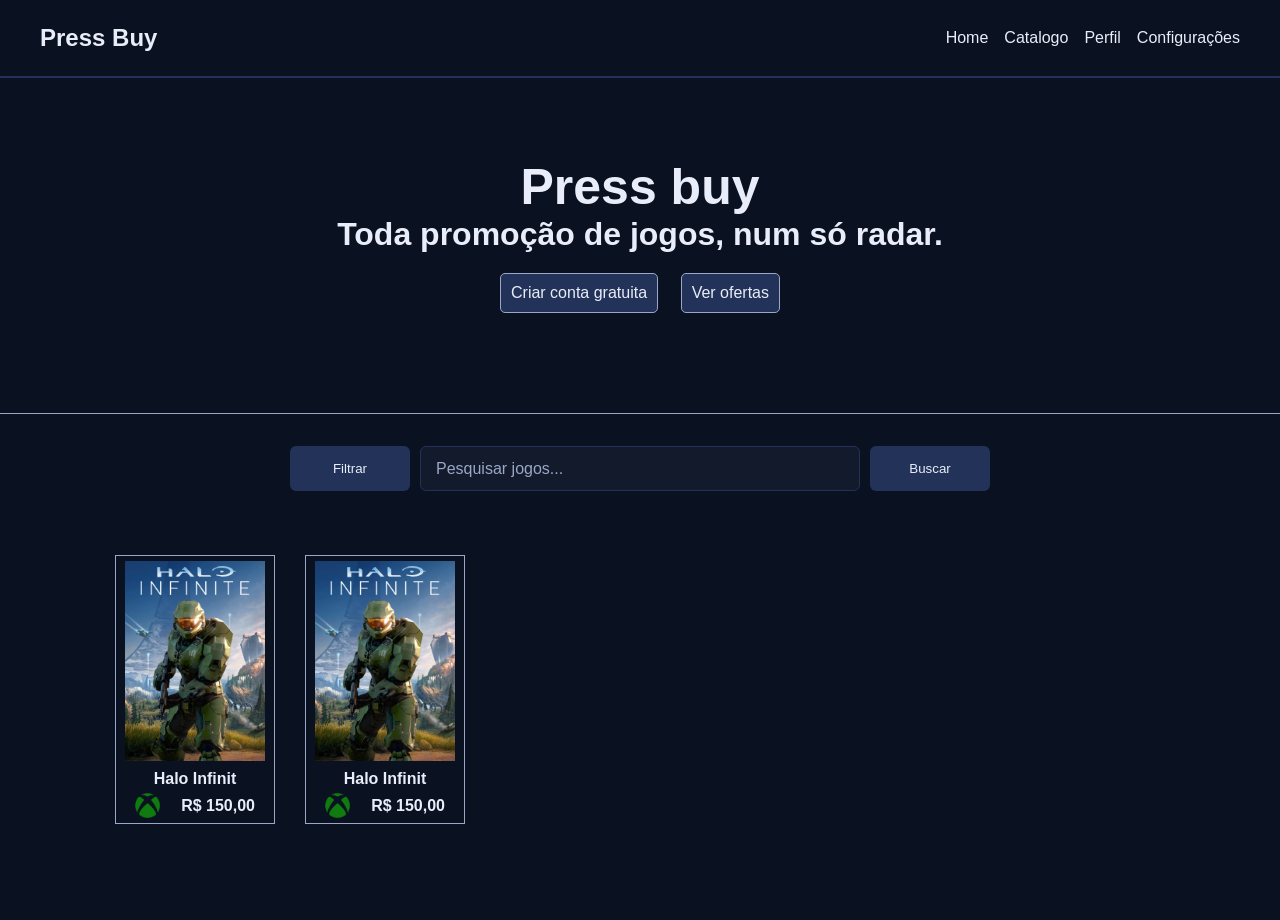
<file: index.html>
<!DOCTYPE html>
<html lang="en">
<head>
    <meta charset="UTF-8">
    <meta name="viewport" content="width=device-width, initial-scale=1.0">
    <link rel="stylesheet" href="css/style.css">
    <title>Press Buy</title>
</head>
<body>
    <!-- HEADER -->
    <header>
        <nav id="navbar">
            <div id="navbar-inner">
                <h2>Press Buy</h2>
                <ul id="navbar-links">
                    <li><a href="#">Home</a></li>
                    <li><a href="#">Catalogo</a></li>
                    <li><a href="#">Perfil</a></li>
                    <li><a href="#">Configurações</a></li>
                </ul>
            </div>
        </nav>
    </header>
    <!-- BANNER  -->
        <div class="banner">
            <h2>Press buy</h2>
            <h3>Toda promoção de jogos, num só radar.</h3>
            <div class="banner-btn">
                <a href="#" class="btn-criar">Criar conta gratuita</a>
                <a href="#" class="btn-oferta">Ver ofertas</a>
            </div>
        </div>


    <!-- MAIN -->
     <div class="container">

        <aside id="search-bar">
            <form>
                <input type="submit" value="Filtrar">
                <input type="text" placeholder="Pesquisar jogos...">
                <input type="submit" value="Buscar">
                
            </form>
        </aside>

        <main id="cards-container">
            <!-- CARDS OFERTAS -->
            <article class="card-game">
                <a class="pag-game" href="#">
                    <img src="img/apps.21536.13727851868390641.c9cc5f66-aff8-406c-af6b-440838730be0.68796bde-cbf5-4eaa-a299-011417041da6" alt="halo infinit">
                    <h3 class="title">Halo Infinit</h3>
                    <div class="container-valor">
                        <img class="logo-publisher" src="img/Xbox_one_logo.svg.webp" alt="logo da publisher">
                        <h5 class="valor">R$ 150,00</h5>
                    </div>
                </a>
            </article>

            <article class="card-game">
                <a class="pag-game" href="#">
                    <img src="img/apps.21536.13727851868390641.c9cc5f66-aff8-406c-af6b-440838730be0.68796bde-cbf5-4eaa-a299-011417041da6" alt="halo infinit">
                    <h3 class="title">Halo Infinit</h3>
                    <div class="container-valor">
                        <img class="logo-publisher" src="img/Xbox_one_logo.svg.webp" alt="logo da publisher">
                        <h5 class="valor">R$ 150,00</h5>
                    </div>
                </a>
            </article>


        </main>
     </div>
</body>
</html>
</file>
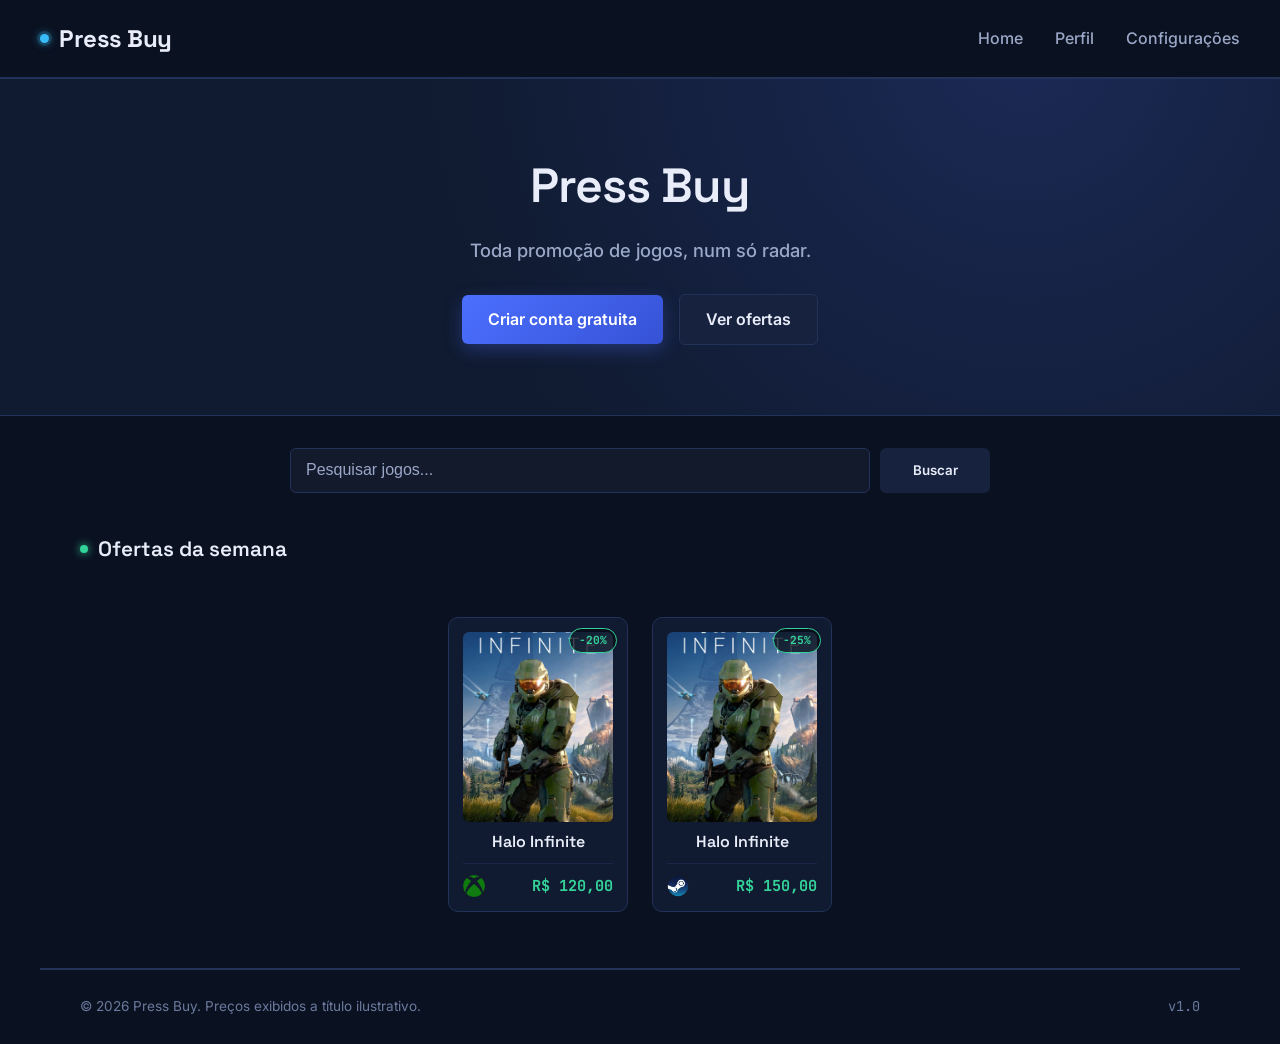
<file: paginas/index.html>
<!DOCTYPE html>
<html lang="pt-BR">
<head>
    <meta charset="UTF-8">
    <meta name="viewport" content="width=device-width, initial-scale=1.0">
    <link rel="stylesheet" href="/css/base.css">
    <link rel="stylesheet" href="/css/navbar.css">
    <link rel="stylesheet" href="/css/home_page.css">
    <link rel="stylesheet" href="/css/cadgame.css">
    <title>Press Buy</title>
</head>
<body>
    <!-- HEADER -->
    <header>
        <nav id="navbar">
            <div id="navbar-inner">
                <a href="/index.html" class="brand"><span class="dot"></span>Press Buy</a>
                <ul id="navbar-links">
                    <li><a href="/paginas/index.html">Home</a></li>
                    <li><a href="/paginas/perfil.html">Perfil</a></li>
                    <li><a href="/paginas/config.html">Configurações</a></li>
                </ul>
                <button class="nav-toggle" aria-label="Abrir menu"><span></span><span></span><span></span></button>
            </div>
        </nav>
    </header>

    <!-- BANNER -->
    <div class="banner">
        <h2>Press Buy</h2>
        <h3>Toda promoção de jogos, num só radar.</h3>
        <div class="banner-btn">
            <a href="/paginas/registrar.html" class="btn-criar">Criar conta gratuita</a>
            <a href="#catalogo" class="btn-oferta">Ver ofertas</a>
        </div>
    </div>

    <!-- MAIN -->
    <div class="container">

        <aside id="search-bar">
            <form>
                <input type="text" placeholder="Pesquisar jogos...">
                <input type="submit" value="Buscar">
            </form>
        </aside>

        <h3 class="section-title" id="catalogo"><span class="beacon"></span>Ofertas da semana</h3>

        <main id="cards-container">
            <!-- CARDS OFERTAS -->
            <article class="card-game">
                <a class="pag-game" href="/paginas/game_page.html">
                    <span class="discount-flag">-20%</span>
                    <img src="/img/apps.21536.13727851868390641.c9cc5f66-aff8-406c-af6b-440838730be0.68796bde-cbf5-4eaa-a299-011417041da6" alt="Halo Infinite">
                    <h3 class="title">Halo Infinite</h3>
                    <div class="container-valor">
                        <img class="logo-publisher" src="/img/Xbox_one_logo.svg.webp" alt="logo Xbox">
                        <h5 class="valor">R$ 120,00</h5>
                    </div>
                </a>
            </article>

            <article class="card-game">
                <a class="pag-game" href="/paginas/game_page.html">
                    <span class="discount-flag">-25%</span>
                    <img src="/img/apps.21536.13727851868390641.c9cc5f66-aff8-406c-af6b-440838730be0.68796bde-cbf5-4eaa-a299-011417041da6" alt="Halo Infinite">
                    <h3 class="title">Halo Infinite</h3>
                    <div class="container-valor">
                        <img class="logo-publisher" src="/img/Steam_Logo.png" alt="logo Steam">
                        <h5 class="valor">R$ 150,00</h5>
                    </div>
                </a>
            </article>

        </main>
    </div>

    <footer class="footer">
        <span>© 2026 Press Buy. Preços exibidos a título ilustrativo.</span>
        <span class="mono">v1.0</span>
    </footer>
</body>
</html>
</file>
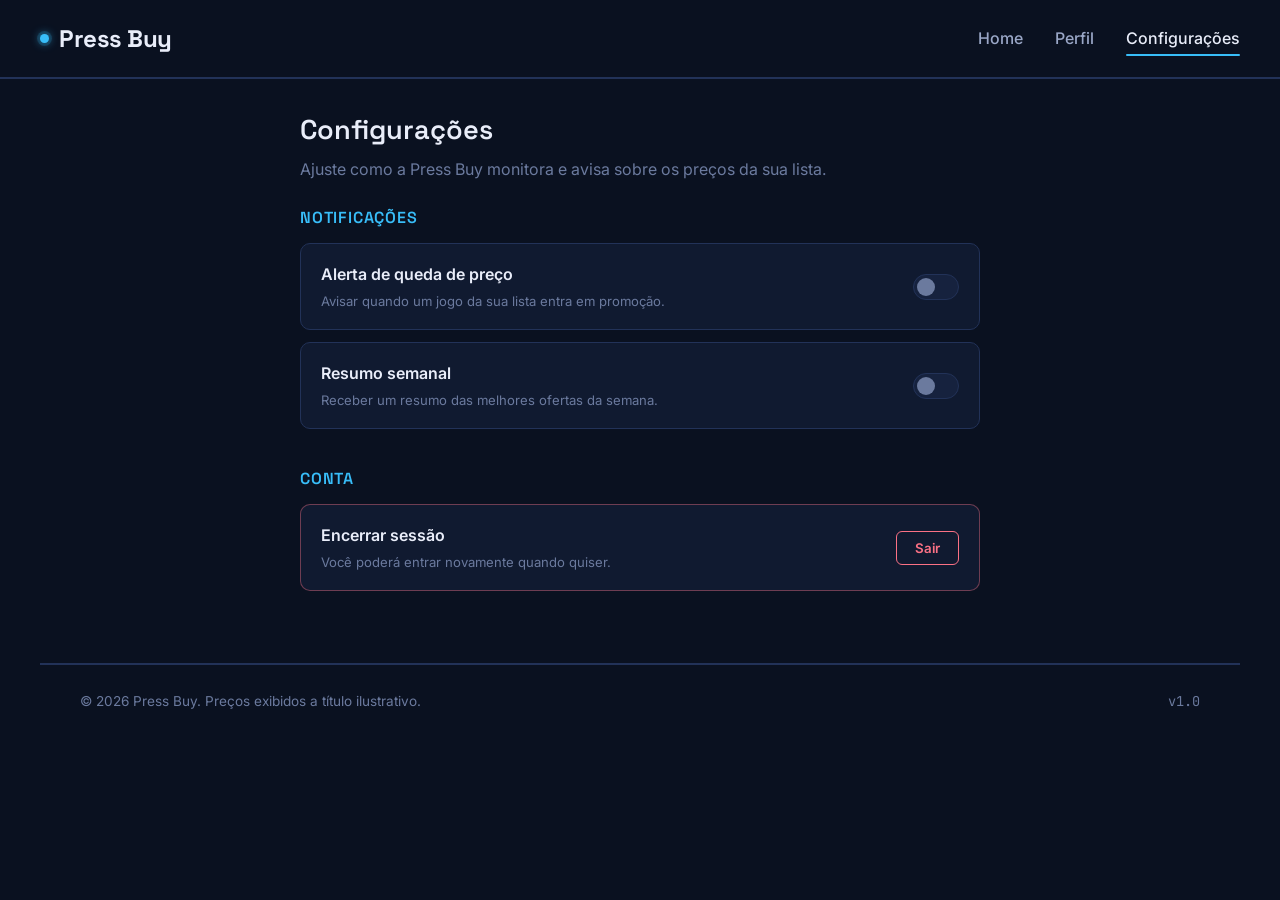
<file: paginas/config.html>
<!DOCTYPE html>
<html lang="pt-BR">
<head>
    <meta charset="UTF-8">
    <meta name="viewport" content="width=device-width, initial-scale=1.0">
    <link rel="stylesheet" href="/css/base.css">
    <link rel="stylesheet" href="/css/navbar.css">
    <link rel="stylesheet" href="/css/config.css">
    <title>Configurações - Press Buy</title>
</head>
<body>
    <!-- HEADER -->
    <header>
        <nav id="navbar">
            <div id="navbar-inner">
                <a href="/index.html" class="brand"><span class="dot"></span>Press Buy</a>
                <ul id="navbar-links">
                    <li><a href="/paginas/index.html">Home</a></li>
                    <li><a href="/paginas/perfil.html">Perfil</a></li>
                    <li><a href="/paginas/config.html" class="active">Configurações</a></li>
                </ul>
                <button class="nav-toggle" aria-label="Abrir menu"><span></span><span></span><span></span></button>
            </div>
        </nav>
    </header>

    <main>
        <section class="container">
            <h3>Configurações</h3>
            <p>Ajuste como a Press Buy monitora e avisa sobre os preços da sua lista.</p>

            <div class="config">
                <div class="config-box">
                    <h4>Notificações</h4>
                    <div class="box-siting">
                        <div class="left">
                            <p class="title">Alerta de queda de preço</p>
                            <p class="desc">Avisar quando um jogo da sua lista entra em promoção.</p>
                        </div>
                        <div class="right">
                            <label class="switch">
                                <input type="checkbox" data-setting="notify"><span class="slider"></span>
                            </label>
                        </div>
                    </div>

                    <div class="box-siting">
                        <div class="left">
                            <p class="title">Resumo semanal</p>
                            <p class="desc">Receber um resumo das melhores ofertas da semana.</p>
                        </div>
                        <div class="right">
                            <label class="switch">
                                <input type="checkbox" data-setting="weekly"><span class="slider"></span>
                            </label>
                        </div>
                    </div>
                </div>

                <div class="config-box">
                    <h4>Conta</h4>

                    <div class="box-siting-sair">
                        <div class="left">
                            <p class="title">Encerrar sessão</p>
                            <p class="desc">Você poderá entrar novamente quando quiser.</p>
                        </div>
                        <div class="right">
                            <button class="btn-sair">Sair</button>
                        </div>
                    </div>
                </div>
            </div>
        </section>
    </main>

    <footer class="footer">
        <span>© 2026 Press Buy. Preços exibidos a título ilustrativo.</span>
        <span class="mono">v1.0</span>
    </footer>
</body>
</html>
</file>
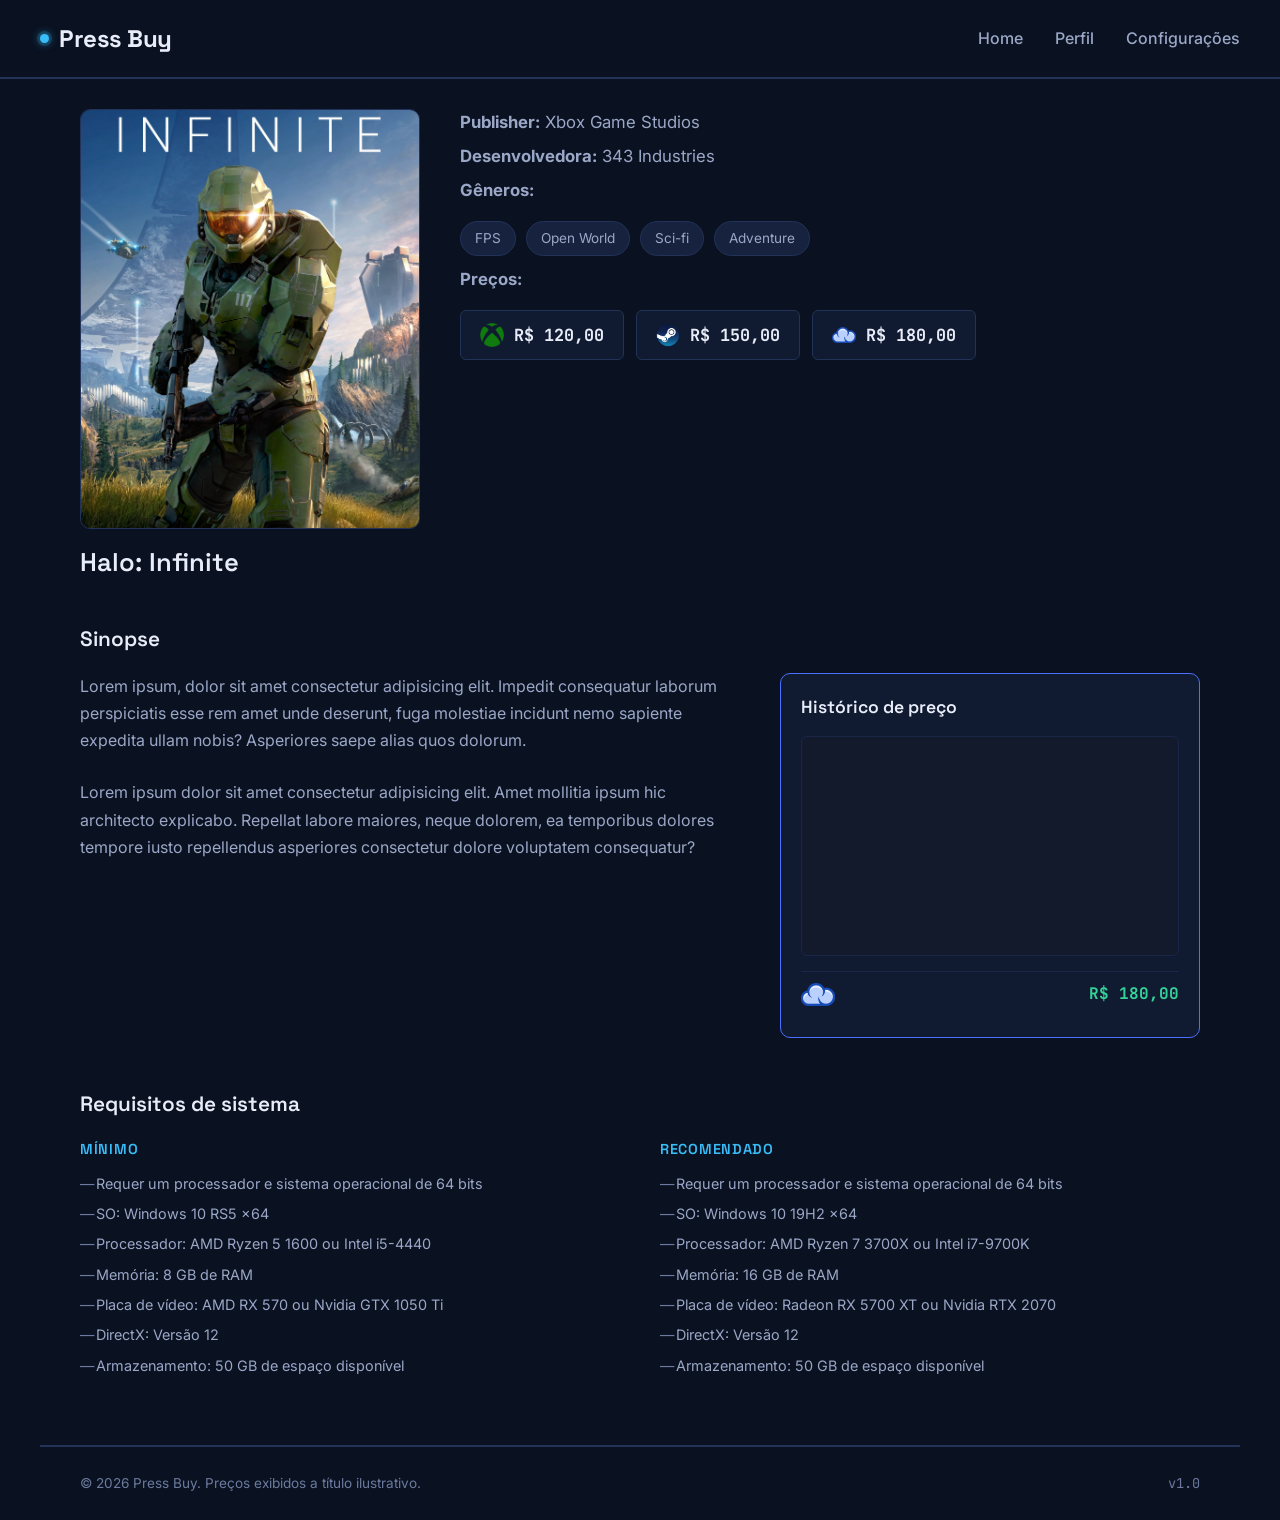
<file: paginas/game_page.html>
<!DOCTYPE html>
<html lang="pt-BR">
<head>
    <meta charset="UTF-8">
    <meta name="viewport" content="width=device-width, initial-scale=1.0">
    <link rel="stylesheet" href="/css/base.css">
    <link rel="stylesheet" href="/css/navbar.css">
    <link rel="stylesheet" href="/css/game-page.css">
    <title>Halo Infinite - Press Buy</title>
</head>
<body>
    <!-- HEADER -->
    <header>
        <nav id="navbar">
            <div id="navbar-inner">
                <a href="/index.html" class="brand"><span class="dot"></span>Press Buy</a>
                <ul id="navbar-links">
                    <li><a href="/paginas/index.html">Home</a></li>
                    <li><a href="/paginas/perfil.html">Perfil</a></li>
                    <li><a href="/paginas/config.html">Configurações</a></li>
                </ul>
                <button class="nav-toggle" aria-label="Abrir menu"><span></span><span></span><span></span></button>
            </div>
        </nav>
    </header>

    <main>
        <div class="container-page">
            <section class="info-games">
                <div class="img">
                    <img src="/img/apps.21536.13727851868390641.c9cc5f66-aff8-406c-af6b-440838730be0.68796bde-cbf5-4eaa-a299-011417041da6" alt="foto do jogo">
                    <h2>Halo: Infinite</h2>
                </div>

                <div class="infos">
                    <p><strong>Publisher:</strong> Xbox Game Studios</p>
                    <p><strong>Desenvolvedora:</strong> 343 Industries</p>
                    <p><strong>Gêneros:</strong></p>
                    <div class="genoros">
                        <p>FPS</p>
                        <p>Open World</p>
                        <p>Sci-fi</p>
                        <p>Adventure</p>
                    </div>
                    <p><strong>Preços:</strong></p>
                    <div class="prices">
                        <div class="box-prices">
                            <a href="#">
                                <img src="/img/Xbox_one_logo.svg.webp" alt="logo Xbox" class="logo">
                                <p>R$ 120,00</p>
                            </a>
                        </div>

                        <div class="box-prices">
                            <a href="#">
                                <img src="/img/Steam_Logo.png" alt="logo Steam" class="logo">
                                <p>R$ 150,00</p>
                            </a>
                        </div>

                        <div class="box-prices">
                            <a href="#">
                                <img src="/img/cmhj5bujv007502rpaz76cgm7.png" alt="logo PlayStation" class="logo">
                                <p>R$ 180,00</p>
                            </a>
                        </div>
                    </div>
                </div>
            </section>

            <h3 class="section-title">Sinopse</h3>

            <div class="snop-history">
                <div class="sinopse">
                    <p>
                        Lorem ipsum, dolor sit amet consectetur adipisicing elit. Impedit consequatur laborum perspiciatis esse rem amet unde deserunt, fuga molestiae incidunt nemo sapiente expedita ullam nobis? Asperiores saepe alias quos dolorum.
                    </p>
                    <br>
                    <p>
                        Lorem ipsum dolor sit amet consectetur adipisicing elit. Amet mollitia ipsum hic architecto explicabo. Repellat labore maiores, neque dolorem, ea temporibus dolores tempore iusto repellendus asperiores consectetur dolore voluptatem consequatur?
                    </p>
                </div>

                <div class="history">
                    <h3>Histórico de preço</h3>
                    <div class="grafic"><!-- gráfico entra aqui quando o JS existir --></div>
                    <div class="table-price">
                        <a href="#">
                            <img src="/img/cmhj5bujv007502rpaz76cgm7.png" alt="logo PlayStation">
                            <p>R$ 180,00</p>
                        </a>
                    </div>
                </div>
            </div>

            <h3 class="section-title">Requisitos de sistema</h3>
            <section class="recomenda">
                <div class="box-reco">
                    <h3>Mínimo</h3>
                    <ul>
                        <li>Requer um processador e sistema operacional de 64 bits</li>
                        <li>SO: Windows 10 RS5 x64</li>
                        <li>Processador: AMD Ryzen 5 1600 ou Intel i5-4440</li>
                        <li>Memória: 8 GB de RAM</li>
                        <li>Placa de vídeo: AMD RX 570 ou Nvidia GTX 1050 Ti</li>
                        <li>DirectX: Versão 12</li>
                        <li>Armazenamento: 50 GB de espaço disponível</li>
                    </ul>
                </div>

                <div class="box-reco">
                    <h3>Recomendado</h3>
                    <ul>
                        <li>Requer um processador e sistema operacional de 64 bits</li>
                        <li>SO: Windows 10 19H2 x64</li>
                        <li>Processador: AMD Ryzen 7 3700X ou Intel i7-9700K</li>
                        <li>Memória: 16 GB de RAM</li>
                        <li>Placa de vídeo: Radeon RX 5700 XT ou Nvidia RTX 2070</li>
                        <li>DirectX: Versão 12</li>
                        <li>Armazenamento: 50 GB de espaço disponível</li>
                    </ul>
                </div>
            </section>
        </div>
    </main>

    <footer class="footer">
        <span>© 2026 Press Buy. Preços exibidos a título ilustrativo.</span>
        <span class="mono">v1.0</span>
    </footer>
</body>
</html>
</file>
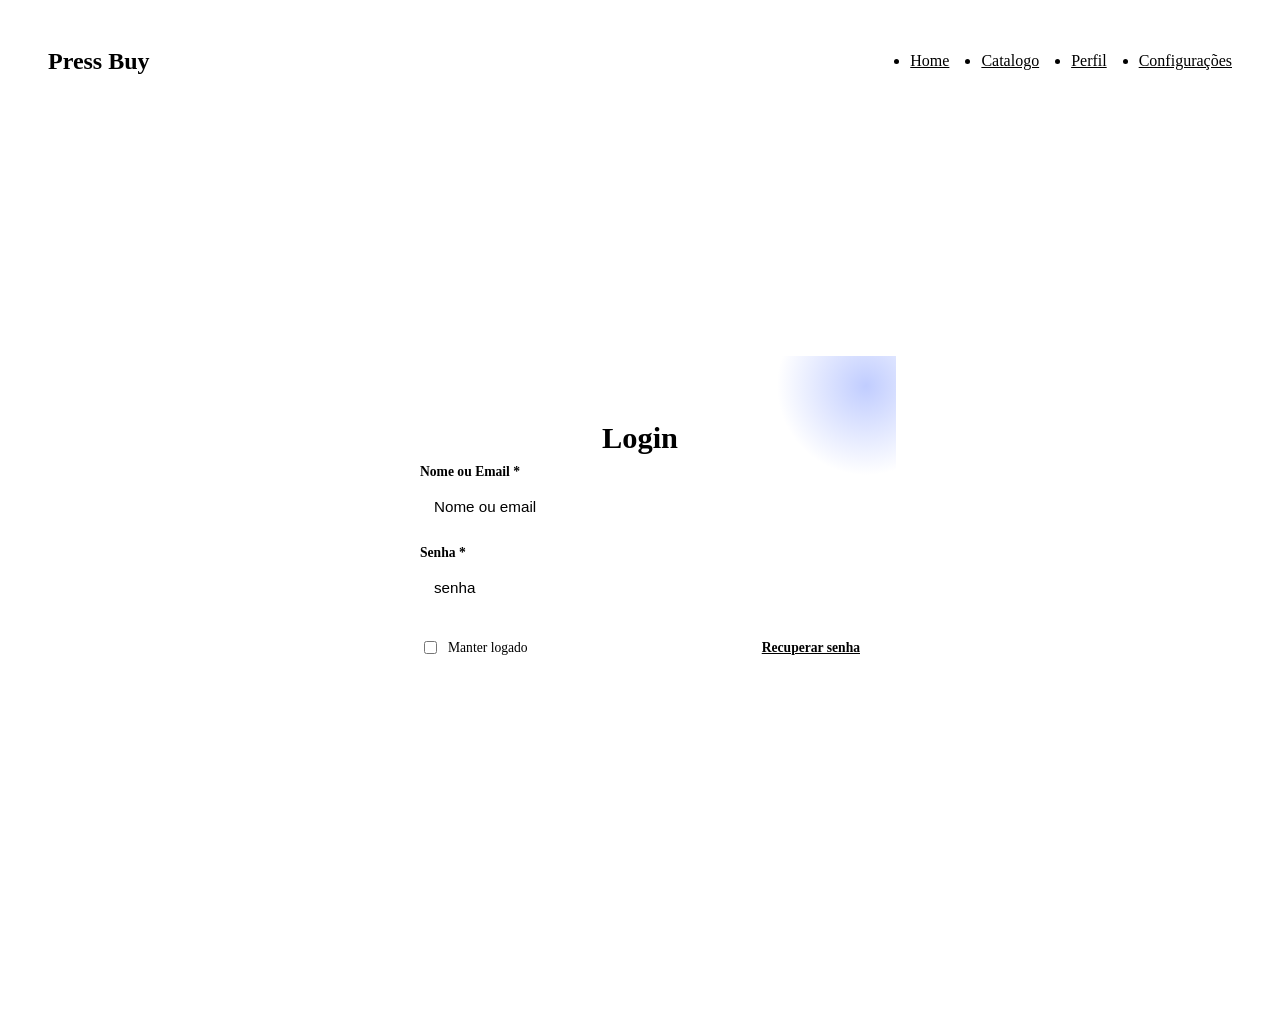
<file: paginas/login.html>
<!DOCTYPE html>
<html lang="en">
<head>
    <meta charset="UTF-8">
    <meta name="viewport" content="width=device-width, initial-scale=1.0">
    <link rel="stylesheet" href="/css/navbar.css">
    <link rel="stylesheet" href="/css/regiLog.css">
    <title>Entrar - Press Buy</title>
</head>
<body>
    <!-- HEADER -->
    <header>
        <nav id="navbar">
            <div id="navbar-inner">
                <h1>Press Buy</h1>
                <ul id="navbar-links">
                    <li><a href="/paginas/index.html">Home</a></li>
                    <li><a href="#">Catalogo</a></li>
                    <li><a href="#">Perfil</a></li>
                    <li><a href="#">Configurações</a></li>
                </ul>
            </div>
        </nav>
    </header>

    <main>
        <div class="login-container">
            <h2>Login</h2>
            <form>
                <!-- NOME OU EMAIL -->
                <div class="box-input">
                    <label for="title"> 
                        Nome ou Email <span class="required-field">*</span>
                    </label>

                    <input 
                        type="text" 
                        name="title" 
                        id="title" 
                        class="block"
                        placeholder="Nome ou email" 
                        minlength="1" 
                        maxlength="30" 
                        required>
                </div>

                <!-- senha -->
                <div class="box-input">
                    <label for="title"> 
                        Senha <span class="required-field">*</span>
                    </label>

                    <input 
                        type="password" 
                        name="password" 
                        id="password" 
                        class="block"
                        placeholder="senha" 
                        minlength="1" 
                        maxlength="30" 
                        required>
                </div>
                
                <div class="log-n-saber">
                    <!-- Manter logado -->
                    <div class="radio">
                        <input type="checkbox" name="optional" value="loginPer">
                        <label for="loginPer">Manter logado</label>
                    </div>

                    <p><a href="#">Recuperar senha</a></p>
                </div>

                <input type="submit" value="Entrar">
            </form>
        </div>
    </main>
</body>
</html>
</file>
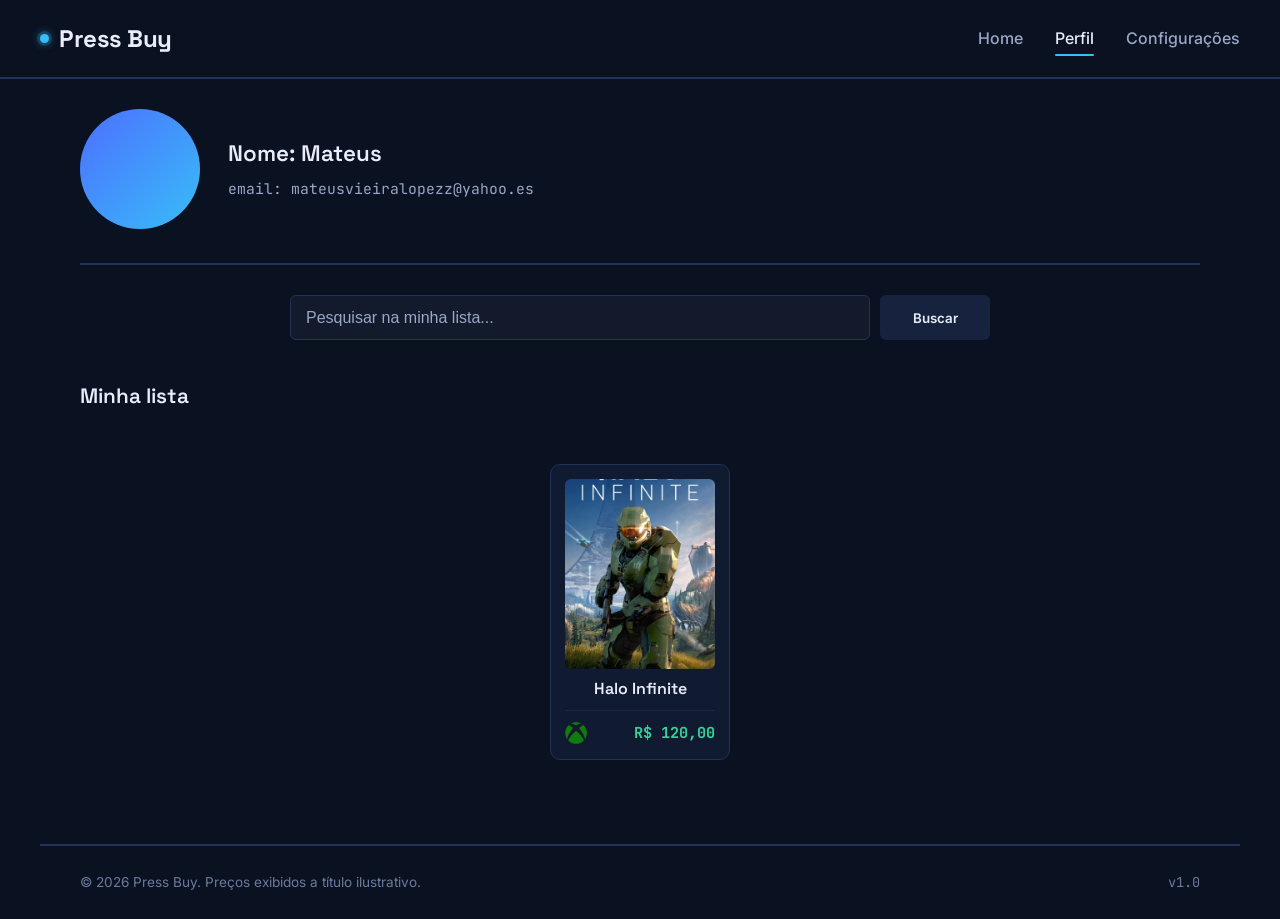
<file: paginas/perfil.html>
<!DOCTYPE html>
<html lang="pt-BR">
<head>
    <meta charset="UTF-8">
    <meta name="viewport" content="width=device-width, initial-scale=1.0">
    <link rel="stylesheet" href="/css/base.css">
    <link rel="stylesheet" href="/css/navbar.css">
    <link rel="stylesheet" href="/css/perfil.css">
    <link rel="stylesheet" href="/css/cadgame.css">
    <title>Perfil - Press Buy</title>
</head>
<body>
    <!-- HEADER -->
    <header>
        <nav id="navbar">
            <div id="navbar-inner">
                <a href="/index.html" class="brand"><span class="dot"></span>Press Buy</a>
                <ul id="navbar-links">
                    <li><a href="/paginas/index.html">Home</a></li>
                    <li><a href="/paginas/perfil.html" class="active">Perfil</a></li>
                    <li><a href="/paginas/config.html">Configurações</a></li>
                </ul>
                <button class="nav-toggle" aria-label="Abrir menu"><span></span><span></span><span></span></button>
            </div>
        </nav>
    </header>

    <main>
        <div class="container">
            <section class="container-perfil">
                <div class="perfil-info">
                    <div class="image"></div>
                    <div class="infos">
                        <h4>Nome: Mateus</h4>
                        <p>email: mateusvieiralopezz@yahoo.es</p>
                    </div>
                </div>
            </section>

            <aside id="search-bar">
                <form>
                    <input type="text" placeholder="Pesquisar na minha lista...">
                    <input type="submit" value="Buscar">
                </form>
            </aside>

            <h3 class="section-title">Minha lista</h3>

            <section id="cards-container">
                <article class="card-game">
                    <a class="pag-game" href="/paginas/game_page.html">
                        <img src="/img/apps.21536.13727851868390641.c9cc5f66-aff8-406c-af6b-440838730be0.68796bde-cbf5-4eaa-a299-011417041da6" alt="Halo Infinite">
                        <h3 class="title">Halo Infinite</h3>
                        <div class="container-valor">
                            <img class="logo-publisher" src="/img/Xbox_one_logo.svg.webp" alt="logo Xbox">
                            <h5 class="valor">R$ 120,00</h5>
                        </div>
                    </a>
                </article>
            </section>
        </div>
    </main>

    <footer class="footer">
        <span>© 2026 Press Buy. Preços exibidos a título ilustrativo.</span>
        <span class="mono">v1.0</span>
    </footer>
</body>
</html>
</file>
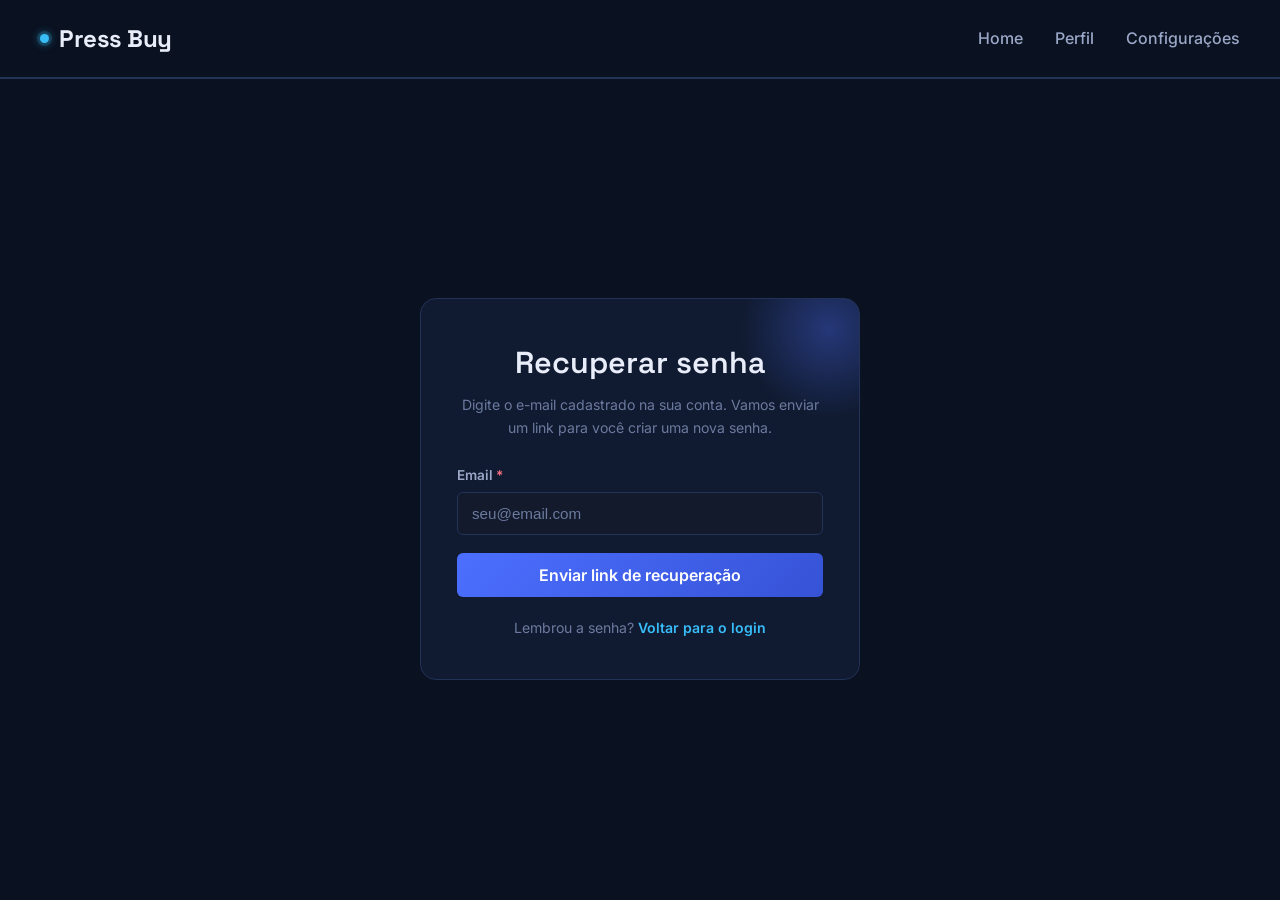
<file: paginas/recuper.html>
<!DOCTYPE html>
<html lang="pt-BR">
<head>
    <meta charset="UTF-8">
    <meta name="viewport" content="width=device-width, initial-scale=1.0">
    <link rel="stylesheet" href="/css/base.css">
    <link rel="stylesheet" href="/css/navbar.css">
    <link rel="stylesheet" href="/css/regiLog.css">
    <title>Recuperar senha - Press Buy</title>
</head>
<body>
    <!-- HEADER -->
    <header>
        <nav id="navbar">
            <div id="navbar-inner">
                <a href="/index.html" class="brand"><span class="dot"></span>Press Buy</a>
                <ul id="navbar-links">
                    <li><a href="/paginas/index.html">Home</a></li>
                    <li><a href="/paginas/perfil.html">Perfil</a></li>
                    <li><a href="/paginas/config.html">Configurações</a></li>
                </ul>
                <button class="nav-toggle" aria-label="Abrir menu"><span></span><span></span><span></span></button>
            </div>
        </nav>
    </header>

    <main>
        <div class="login-container">
            <h2>Recuperar senha</h2>
            <p class="auth-sub">Digite o e-mail cadastrado na sua conta. Vamos enviar um link para você criar uma nova senha.</p>

            <form>
                <!-- EMAIL -->
                <div class="box-input">
                    <label for="email">
                        Email <span class="required-field">*</span>
                    </label>

                    <input
                        type="email"
                        name="email"
                        id="email"
                        class="block"
                        placeholder="seu@email.com"
                        minlength="1"
                        maxlength="60"
                        required>
                </div>

                <input type="submit" value="Enviar link de recuperação">
            </form>

            <p class="auth-switch">Lembrou a senha? <a href="/paginas/login.html">Voltar para o login</a></p>
        </div>
    </main>
</body>
</html>
</file>
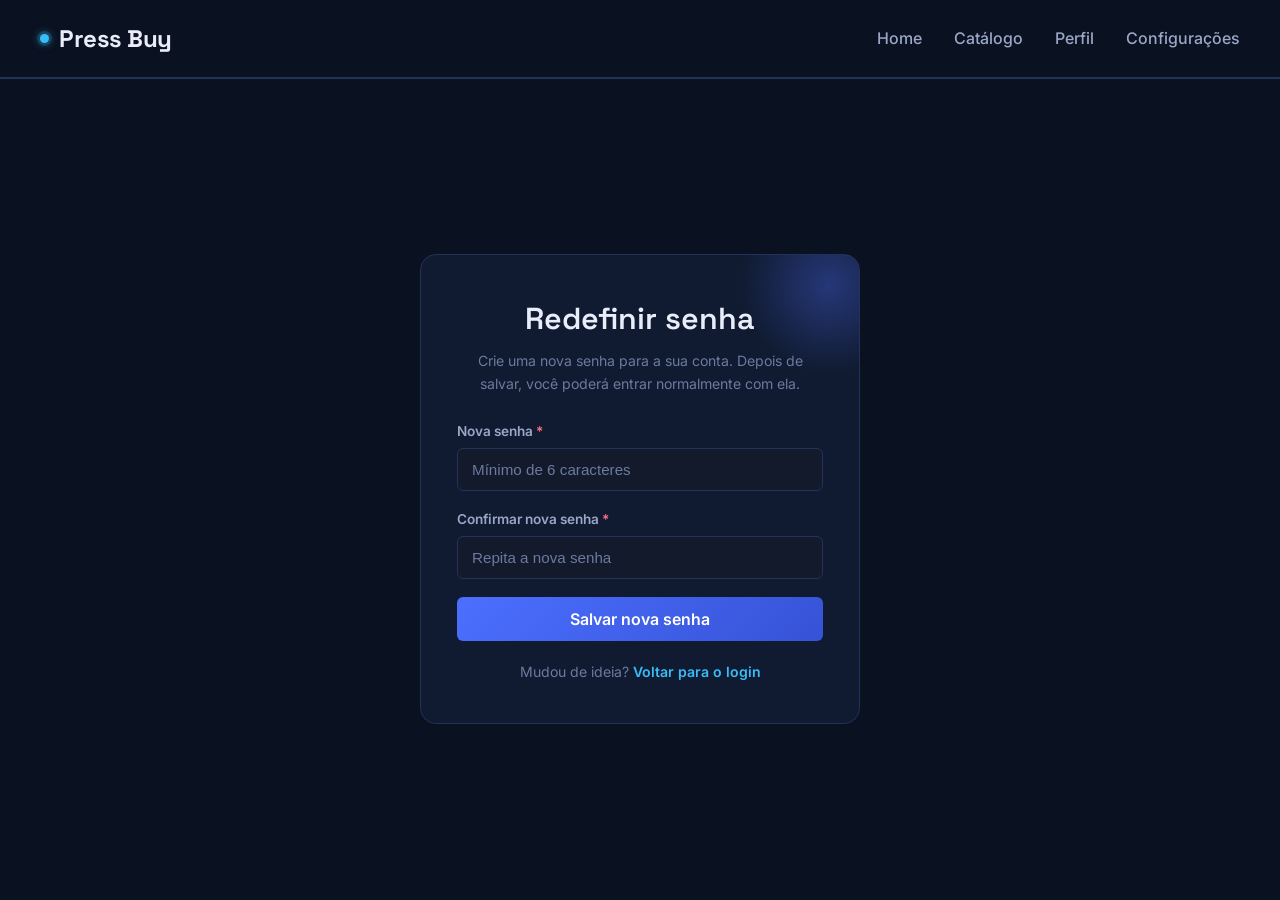
<file: paginas/redefinir_senha.html>
<!DOCTYPE html>
<html lang="pt-BR">
<head>
    <meta charset="UTF-8">
    <meta name="viewport" content="width=device-width, initial-scale=1.0">
    <link rel="stylesheet" href="/css/base.css">
    <link rel="stylesheet" href="/css/navbar.css">
    <link rel="stylesheet" href="/css/regiLog.css">
    <title>Redefinir senha - Press Buy</title>
</head>
<body>
    <!-- HEADER -->
    <header>
        <nav id="navbar">
            <div id="navbar-inner">
                <a href="/index.html" class="brand"><span class="dot"></span>Press Buy</a>
                <ul id="navbar-links">
                    <li><a href="/index.html">Home</a></li>
                    <li><a href="/index.html#catalogo">Catálogo</a></li>
                    <li><a href="/paginas/perfil.html">Perfil</a></li>
                    <li><a href="/paginas/config.html">Configurações</a></li>
                </ul>
                <button class="nav-toggle" aria-label="Abrir menu"><span></span><span></span><span></span></button>
            </div>
        </nav>
    </header>

    <main>
        <div class="login-container">
            <h2>Redefinir senha</h2>
            <p class="auth-sub">Crie uma nova senha para a sua conta. Depois de salvar, você poderá entrar normalmente com ela.</p>

            <form>
                <!-- NOVA SENHA -->
                <div class="box-input">
                    <label for="password">
                        Nova senha <span class="required-field">*</span>
                    </label>

                    <input
                        type="password"
                        name="password"
                        id="password"
                        class="block"
                        placeholder="Mínimo de 6 caracteres"
                        minlength="6"
                        maxlength="30"
                        required>
                </div>

                <!-- CONFIRMAR NOVA SENHA -->
                <div class="box-input">
                    <label for="confpassword">
                        Confirmar nova senha <span class="required-field">*</span>
                    </label>

                    <input
                        type="password"
                        name="confpassword"
                        id="confpassword"
                        class="block"
                        placeholder="Repita a nova senha"
                        minlength="6"
                        maxlength="30"
                        required>
                </div>

                <input type="submit" value="Salvar nova senha">
            </form>

            <p class="auth-switch">Mudou de ideia? <a href="/paginas/login.html">Voltar para o login</a></p>
        </div>
    </main>
</body>
</html>
</file>
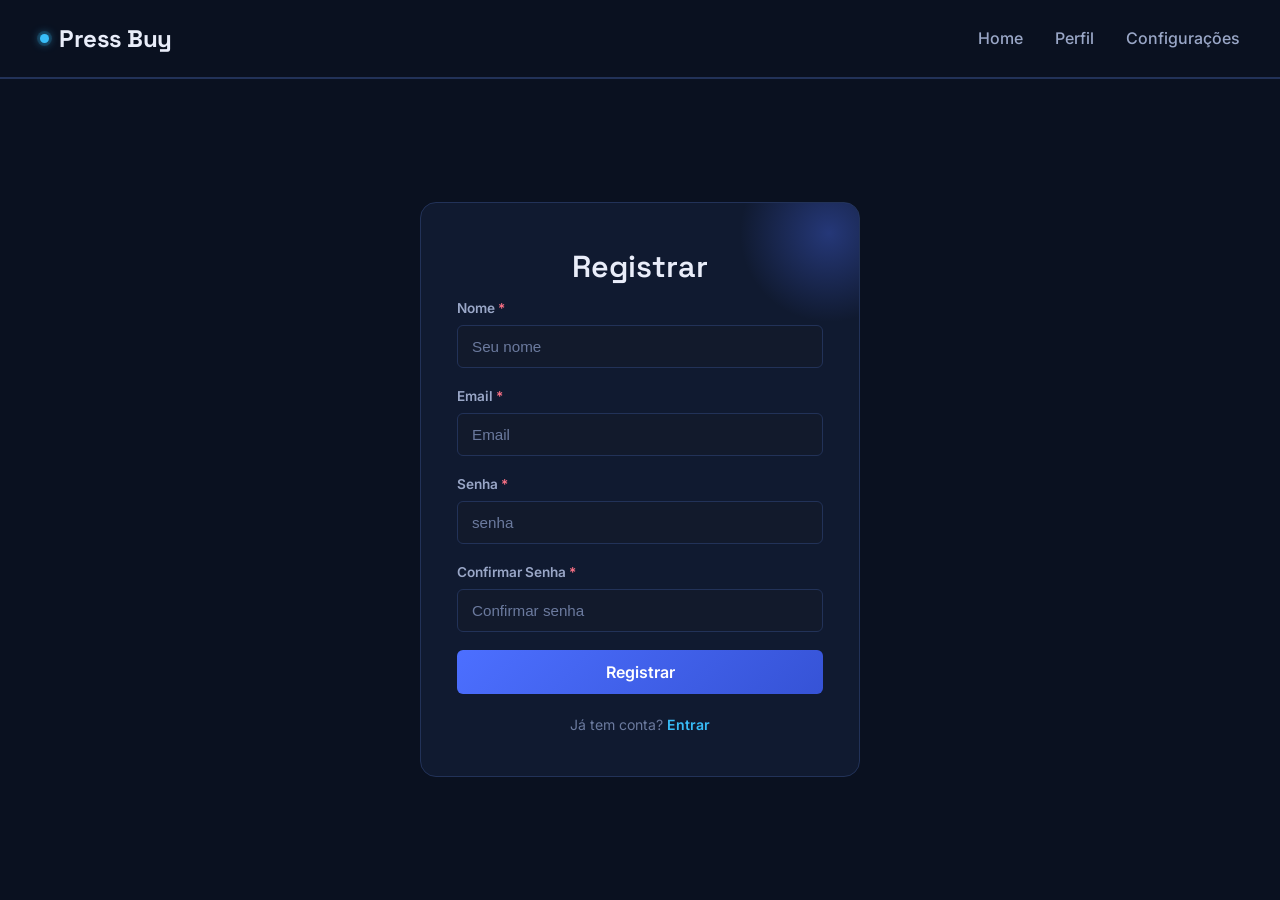
<file: paginas/registrar.html>
<!DOCTYPE html>
<html lang="pt-BR">
<head>
    <meta charset="UTF-8">
    <meta name="viewport" content="width=device-width, initial-scale=1.0">
    <link rel="stylesheet" href="/css/base.css">
    <link rel="stylesheet" href="/css/navbar.css">
    <link rel="stylesheet" href="/css/regiLog.css">
    <title>Registrar - Press Buy</title>
</head>
<body>
    <!-- HEADER -->
    <header>
        <nav id="navbar">
            <div id="navbar-inner">
                <a href="/index.html" class="brand"><span class="dot"></span>Press Buy</a>
                <ul id="navbar-links">
                    <li><a href="/paginas/index.html">Home</a></li>
                    <li><a href="/paginas/perfil.html">Perfil</a></li>
                    <li><a href="/paginas/config.html">Configurações</a></li>
                </ul>
                <button class="nav-toggle" aria-label="Abrir menu"><span></span><span></span><span></span></button>
            </div>
        </nav>
    </header>

    <main>
        <div class="login-container">
            <h2>Registrar</h2>
            <form>
                <!-- NOME -->
                <div class="box-input">
                    <label for="name">
                        Nome <span class="required-field">*</span>
                    </label>

                    <input
                        type="text"
                        name="name"
                        id="name"
                        class="block"
                        placeholder="Seu nome"
                        minlength="1"
                        maxlength="30"
                        required>
                </div>

                <!-- EMAIL -->
                <div class="box-input">
                    <label for="email">
                        Email <span class="required-field">*</span>
                    </label>

                    <input
                        type="email"
                        name="email"
                        id="email"
                        class="block"
                        placeholder="Email"
                        minlength="1"
                        maxlength="30"
                        required>
                </div>

                <!-- SENHA -->
                <div class="box-input">
                    <label for="password">
                        Senha <span class="required-field">*</span>
                    </label>

                    <input
                        type="password"
                        name="password"
                        id="password"
                        class="block"
                        placeholder="senha"
                        minlength="1"
                        maxlength="30"
                        required>
                </div>

                <!-- CONFIRMAR SENHA -->
                <div class="box-input">
                    <label for="confpassword">
                        Confirmar Senha <span class="required-field">*</span>
                    </label>

                    <input
                        type="password"
                        name="confpassword"
                        id="confpassword"
                        class="block"
                        placeholder="Confirmar senha"
                        minlength="1"
                        maxlength="30"
                        required>
                </div>

                <input type="submit" value="Registrar">
            </form>

            <p class="auth-switch">Já tem conta? <a href="/paginas/login.html">Entrar</a></p>
        </div>
    </main>
</body>
</html>
</file>
<file: css/style.css>
/* GERAL */
*{
    margin: 0;
    padding: 0;
    font-family:Helvetica;
    background-color: #0a1120;
    box-sizing: border-box;
}

ul{
    list-style: none;
}

a{
    text-decoration: none;
    color: #e9edf9;
    transition: 0.4s;
}

a:hover{
    color: #4c6fff;
}
/* NAVBAR */
#navbar{
    padding: 24px 40px;
    border-bottom: 2px solid #223258;
}

#navbar-inner{
    display: flex;
    justify-content: space-between;
    align-items: center;
    max-width: 1200px;
    margin: 0 auto;
}

#navbar-inner h2{
    color:  #e9edf9;
}

#navbar-links{
    display: flex;
    gap: 1rem;
}

/* Banner PROMOCIONAL */

.banner {
    padding: 80px 60px;
    border-bottom: 1px solid #9aa7c7;
}

.banner h2,
.banner h3{
    color: #e9edf9;
    text-align: center;
    font-weight: bold;
}

.banner h2{
    font-size: 50px;
}

.banner h3{
    font-size: 32px;
}

.banner-btn{
    display: flex;
    justify-content: space-between;
    align-items: center;
    width: 320px;
    margin: 0 auto;
    padding: 20px;
}

.btn-criar,
.btn-oferta{
    background-color: #223258;
    padding: 10px;
    border-radius: 5px;
    border: 1px solid #9aa7c7;
}

.btn-criar:hover,
.btn-oferta:hover{
    background-color: #4c6fff;
    color: #e9edf9;
}
/* CONTEUDO PRINCIPAL */

.container{
    display: flex;
    flex-direction: column;
    gap: 10px;
    padding: 32px 40px;
    max-width: 1200px;
    margin: 0 auto;
}


/* BARRA DE PESQUISA */

#search-bar{
    width: 100%;
    margin-bottom: 30px;
}

#search-bar form{
    display: flex;
    justify-content: center;
    gap: 10px;
    max-width: 700px;
    margin: 0 auto;
}

#search-bar input[type="text"]{
    flex: 1;
    height: 45px;
    padding: 0 15px;
    border: 1px solid #223258;
    border-radius: 6px;
    background-color: #121a2c;
    color: #e9edf9;
    font-size: 16px;
}

#search-bar input[type="text"]::placeholder{
    color: #9aa7c7;
}

#search-bar input[type="submit"]{
    width: 120px;
    height: 45px;
    border: none;
    border-radius: 6px;
    background-color: #223258;
    color: #e9edf9;
    cursor: pointer;
    transition: .3s;
}

#search-bar input[type="submit"]:hover{
    background-color: #4c6fff;
}

/* Container cads games */

#cards-container{
    display: flex;
    gap: 30px;
    padding: 24px 35px;
    max-width: 1200px;
}

.card-game{
    display: flex;
    flex-direction: column;
    text-align: center;
    width: 160px;
    padding: 5px;
    margin-bottom: 40px;
    border: 1px solid #9aa7c7;
}

.card-game:hover{
    border: 2px solid #223258;
}

.card-game img{
    height: 200px;
    width: 95%;
}

.container-valor{
    display: flex;
    justify-content: space-between;
    align-items: center;
    margin: 0 auto;
    width: 120px;
}

.title,
.valor{
    font-size: 16px;
    color: #e9edf9;
}

.title{
    margin: 5px;
}

.card-game .logo-publisher{
    height: 25px;
    width: 25px;
}
</file>
<file: css/base.css>
/* ==========================================================================
   PRESS BUY — base.css
   Tokens de cor/tipografia + reset + componentes globais (botão, busca,
   toast, estado vazio). Carregado em TODAS as páginas, antes dos CSS
   específicos de cada página.
   ========================================================================== */

@import url('https://fonts.googleapis.com/css2?family=Space+Grotesk:wght@500;600;700&family=Inter:wght@400;500;600;700&family=JetBrains+Mono:wght@500;700&display=swap');

:root{
  /* cores */
  --bg:            #0a1120;
  --bg-soft:       #101a30;
  --bg-elevated:   #121a2c;
  --surface:       #101a30;
  --surface-2:     #16223e;
  --border:        #223258;
  --border-soft:   #1a2648;

  --text:          #e9edf9;
  --text-dim:      #9aa7c7;
  --text-faint:    #6b7a9e;

  --accent:        #4c6fff;
  --accent-glow:   #38bdf8;
  --success:       #34d399;
  --warning:       #fbbf24;
  --danger:        #fb7185;

  /* tipografia */
  --font-display: 'Space Grotesk', sans-serif;
  --font-body:    'Inter', Helvetica, sans-serif;
  --font-mono:    'JetBrains Mono', monospace;

  /* geometria */
  --radius-sm: 6px;
  --radius-md: 10px;
  --radius-lg: 16px;
}

*{ margin:0; padding:0; box-sizing:border-box; }
/* IMPORTANTE: não colocar background-color aqui no *; deixe cada
   componente definir o próprio fundo (era isso que obrigava repetir
   background-color em cada elemento do regiLog.css) */

html{ scroll-behavior:smooth; }

body{
  background: var(--bg);
  color: var(--text);
  font-family: var(--font-body);
  line-height: 1.55;
  min-height: 100vh;
}

h1,h2,h3,h4,h5{ font-family: var(--font-display); font-weight:600; }

ul{ list-style:none; }

a{ text-decoration:none; color: var(--text); transition: color .2s ease; }
a:hover{ color: var(--accent); }

img{ max-width:100%; display:block; }

button, input[type="submit"]{ font-family:inherit; cursor:pointer; }

.mono{ font-family: var(--font-mono); }

/* ---- botão genérico ---- */
.btn{
  display:inline-flex; align-items:center; justify-content:center; gap:8px;
  padding: 10px 22px;
  border-radius: var(--radius-sm);
  border: 1px solid var(--border);
  background: var(--surface-2);
  color: var(--text);
  font-weight:600;
  font-size: 0.95rem;
  transition: background .2s ease, border-color .2s ease, transform .15s ease;
}
.btn:hover{ background: var(--accent); border-color: var(--accent); color:#fff; transform: translateY(-1px); }

/* ---- barra de busca (usada em index.html e perfil.html) ---- */
#search-bar{ width:100%; margin-bottom: 20px; }
#search-bar form{
  display:flex; gap:10px;
  max-width:700px; margin:0 auto;
}
#search-bar input[type="text"]{
  flex:1; height:45px; padding:0 15px;
  border:1px solid var(--border); border-radius: var(--radius-sm);
  background: var(--bg-elevated); color: var(--text); font-size:1rem;
}
#search-bar input[type="text"]::placeholder{ color: var(--text-dim); }
#search-bar input[type="submit"], #search-bar button{
  min-width: 110px; height:45px; border:none; border-radius: var(--radius-sm);
  background: var(--surface-2); color: var(--text); font-weight:600; transition:.2s ease;
}
#search-bar input[type="submit"]:hover, #search-bar button:hover{ background: var(--accent); color:#fff; }

/* ---- título de seção com "beacon" (indica dado ao vivo) ---- */
.section-title{
  font-family: var(--font-display);
  font-size: 1.3rem;
  display:flex; align-items:center; gap:10px;
  margin: 10px 0 18px;
}
.section-title .beacon{
  width:8px; height:8px; border-radius:50%;
  background: var(--success);
  box-shadow: 0 0 8px var(--success);
}

/* ---- estado vazio (lista sem resultado) ---- */
.empty-state{
  text-align:center;
  padding: 50px 20px;
  color: var(--text-faint);
  max-width:1200px;
  margin: 0 auto;
}
.empty-state a{ color: var(--accent-glow); font-weight:600; }

/* ---- toast de feedback (usado pelo main.js) ---- */
.toast{
  position:fixed; bottom:26px; left:50%; transform: translateX(-50%) translateY(20px);
  background: var(--surface-2);
  border:1px solid var(--accent);
  color: var(--text);
  padding: 12px 22px;
  border-radius: 999px;
  font-size:0.88rem;
  font-weight:600;
  opacity:0; pointer-events:none;
  transition: all .25s ease;
  z-index: 200;
}
.toast.show{ opacity:1; transform: translateX(-50%) translateY(0); }

@media (max-width: 700px){
  #search-bar form{ flex-wrap:wrap; }
}
</file>
<file: css/navbar.css>
/* ==========================================================================
   PRESS BUY — navbar.css
   Cabeçalho e rodapé, presentes em todas as páginas.
   Depende dos tokens definidos em base.css (carregar base.css antes deste).
   ========================================================================== */

#navbar{
  padding: 20px 40px;
  border-bottom: 2px solid var(--border);
  position: sticky;
  top: 0;
  z-index: 50;
  background: var(--bg);
}

#navbar-inner{
  display:flex;
  justify-content:space-between;
  align-items:center;
  max-width: 1200px;
  margin: 0 auto;
  color: var(--text);
}

.brand{
  display:flex;
  align-items:center;
  gap:10px;
  font-family: var(--font-display);
  font-size: 1.5rem;
  font-weight: 700;
  letter-spacing: -0.02em;
  color: var(--text);
}
.brand:hover{ color: var(--text); }

.brand .dot{
  width:9px; height:9px; border-radius:50%;
  background: var(--accent-glow);
  box-shadow: 0 0 0 3px rgba(56,189,248,0.16), 0 0 10px rgba(56,189,248,0.8);
}

#navbar-links{
  display:flex;
  gap: 2rem;
  align-items:center;
}

#navbar-links a{
  font-weight: 500;
  color: var(--text-dim);
  position:relative;
  padding: 4px 0;
}
#navbar-links a:hover{ color: var(--text); }

/* marque a página atual assim: <a href="..." class="active"> */
#navbar-links a.active{ color: var(--text); }
#navbar-links a.active::after{
  content:"";
  position:absolute; left:0; right:0; bottom:-4px;
  height:2px; border-radius:2px;
  background: var(--accent-glow);
}

/* botão hamburguer (só aparece em telas pequenas) */
.nav-toggle{
  display:none;
  flex-direction:column;
  gap:4px;
  background:none;
  border:none;
  padding: 6px;
}
.nav-toggle span{
  width:22px; height:2px;
  background: var(--text);
  border-radius:2px;
}

@media (max-width: 760px){
  #navbar{ padding: 16px 20px; }
  .nav-toggle{ display:flex; }
  #navbar-links{
    position:fixed;
    inset: 65px 0 0 0;
    flex-direction:column;
    align-items:flex-start;
    gap: 4px;
    padding: 20px 24px;
    background: var(--bg-soft);
    border-bottom: 1px solid var(--border);
    transform: translateY(-8px);
    opacity:0;
    pointer-events:none;
    transition: all .2s ease;
  }
  /* quando o JS existir, ele alterna esta classe no #navbar-links */
  #navbar-links.open{ transform:none; opacity:1; pointer-events:auto; }
  #navbar-links a{ width:100%; padding: 10px 0; }
}

/* footer */
.footer{
  border-top: 2px solid var(--border);
  padding: 26px 40px;
  display:flex;
  justify-content:space-between;
  align-items:center;
  font-size: 0.85rem;
  max-width: 1200px;
  margin: 0 auto;
  color: var(--text-faint);
}

@media (max-width: 700px){
  .footer{ padding: 22px 20px; flex-direction:column; gap:6px; text-align:center; }
}
</file>
<file: css/home_page.css>
/* ==========================================================================
   PRESS BUY — home_page.css
   Depende de base.css + navbar.css + cadgame.css.
   ========================================================================== */

/* ---- BANNER PROMOCIONAL ---- */
.banner{
  padding: 70px 40px;
  border-bottom: 1px solid var(--border);
  text-align:center;
  background:
    radial-gradient(circle at 80% -10%, rgba(76,111,255,0.18), transparent 55%),
    var(--bg-soft);
}

.banner h2{
  font-size: clamp(2rem, 4vw, 3rem);
  margin-bottom: 12px;
  letter-spacing: -0.02em;
}

.banner h3{
  font-family: var(--font-body);
  font-weight: 500;
  font-size: 1.15rem;
  color: var(--text-dim);
  max-width: 640px;
  margin: 0 auto;
}

.banner-btn{
  display:flex;
  justify-content:center;
  align-items:center;
  gap: 16px;
  width:auto;
  margin: 30px auto 0;
  padding: 0;
}

.btn-criar,
.btn-oferta{
  padding: 12px 26px;
  border-radius: var(--radius-sm);
  border: 1px solid var(--border);
  font-weight: 600;
  transition: transform .15s ease, box-shadow .15s ease, background .2s ease, border-color .2s ease;
}

.btn-criar{
  background: linear-gradient(135deg, var(--accent), #3653d6);
  color:#fff;
  border: none;
  box-shadow: 0 6px 18px rgba(76,111,255,0.3);
}
.btn-criar:hover{ transform: translateY(-1px); box-shadow: 0 10px 24px rgba(76,111,255,0.4); color:#fff; }

.btn-oferta{ background: var(--surface-2); color: var(--text); }
.btn-oferta:hover{ background: var(--accent); border-color: var(--accent); color:#fff; }

/* ---- CONTEÚDO PRINCIPAL ---- */
.container{
  display:flex;
  flex-direction:column;
  gap: 10px;
  padding: 32px 40px;
  max-width: 1200px;
  margin: 0 auto;
}

@media (max-width: 700px){
  .banner{ padding: 50px 20px; }
  .container{ padding: 26px 20px; }
}
</file>
<file: css/cadgame.css>
/* ==========================================================================
   PRESS BUY — cadgame.css
   Card de jogo, usado na home, no perfil e nas recomendações da game_page.
   Depende de base.css.
   ========================================================================== */

#cards-container{
  display:flex;
  flex-wrap: wrap;
  gap: 24px;
  padding: 24px 0;
  max-width: 1200px;
  margin: 0 auto;
}

.card-game{
  position:relative;
  display:flex;
  flex-direction:column;
  text-align:center;
  width: 180px;
  padding: 14px;
  border-radius: var(--radius-md);
  border: 1px solid var(--border);
  background: var(--surface);
  transition: transform .18s ease, border-color .18s ease, box-shadow .18s ease;
}

.card-game:hover{
  transform: translateY(-4px);
  border-color: var(--accent);
  box-shadow: 0 14px 32px rgba(2,6,16,0.5);
}

.card-game img{
  height: 190px;
  width: 100%;
  object-fit: cover;
  border-radius: var(--radius-sm);
  background: var(--bg-elevated);
}

/* selo de desconto — use assim: <span class="discount-flag">-70%</span> */
.discount-flag{
  position:absolute;
  top: 10px; right: 10px;
  background: rgba(6,10,20,0.75);
  border: 1px solid var(--success);
  color: var(--success);
  font-family: var(--font-mono);
  font-size: 0.7rem;
  font-weight:700;
  padding: 3px 9px;
  border-radius: 999px;
  z-index: 2;
}

.container-valor{
  display:flex;
  justify-content:space-between;
  align-items:center;
  margin: 8px auto 0;
  width: 100%;
  padding-top: 10px;
  border-top: 1px solid var(--border-soft);
}

.title,
.valor{
  font-size: 0.95rem;
  color: var(--text);
}

.title{
  margin: 8px 0 4px;
  font-size: 1rem;
  font-weight: 600;
}

.valor{
  font-family: var(--font-mono);
  font-weight: 700;
  color: var(--success);
}

.card-game .logo-publisher{
  height: 22px;
  width: 22px;
  object-fit: contain;
}

@media (max-width: 700px){
  #cards-container{ justify-content:center; gap:16px; }
}
</file>
<file: css/config.css>
/* ==========================================================================
   PRESS BUY — config.css
   Depende de base.css + navbar.css.
   ========================================================================== */

.container{
  padding: 30px 40px 60px;
  max-width: 760px;
  margin: 0 auto;
  color: var(--text);
}

.container h3{
  font-size: 1.7rem;
  margin-bottom: 6px;
}

.container > p{
  color: var(--text-faint);
  margin-bottom: 24px;
}

.config{
  display:flex;
  flex-direction:column;
  gap: 26px;
}

.config-box h4{
  font-size: 1rem;
  letter-spacing: 0.05em;
  text-transform: uppercase;
  color: var(--accent-glow);
  margin-bottom: 12px;
}

.box-siting,
.box-siting-sair{
  display:flex;
  justify-content:space-between;
  align-items:center;
  gap: 20px;
  margin-bottom: 12px;
  padding: 18px 20px;
  border: 1px solid var(--border);
  border-radius: var(--radius-md);
  background: var(--surface);
}
.box-siting-sair{ border-color: rgba(251,113,133,0.4); }

.title{
  font-size: 1rem;
  font-weight: 600;
  text-align:left;
  margin-bottom: 4px;
}

.desc{
  font-size: 0.82rem;
  color: var(--text-faint);
}

/* ---- switch ---- */
.switch{
  position:relative;
  display:inline-block;
  width: 46px;
  height: 26px;
  flex-shrink:0;
}
.switch input{ opacity:0; width:0; height:0; }

.slider{
  position:absolute; inset:0;
  cursor:pointer;
  background: var(--surface-2);
  border: 1px solid var(--border);
  border-radius: 26px;
  transition: .25s;
}
.slider::before{
  content:"";
  position:absolute;
  width: 18px; height: 18px;
  left: 3px; bottom: 3px;
  background: var(--text-faint);
  border-radius:50%;
  transition: .25s;
}
.switch input:checked + .slider{ background: var(--accent); border-color: var(--accent); }
.switch input:checked + .slider::before{ transform: translateX(20px); background:#fff; }

.btn-sair{
  padding: 8px 18px;
  border: 1px solid var(--danger);
  border-radius: var(--radius-sm);
  background: transparent;
  color: var(--danger);
  font-weight: 600;
}
.btn-sair:hover{ background: rgba(251,113,133,0.1); }

@media (max-width: 600px){
  .container{ padding: 26px 20px; }
  .box-siting, .box-siting-sair{ flex-wrap:wrap; }
}
</file>
<file: css/game-page.css>
/* ==========================================================================
   PRESS BUY — game-page.css
   Depende de base.css + navbar.css.
   OBS: antes este arquivo estilizava "#cards-container", mas o HTML da
   página usa a classe "container-page" — por isso nada era aplicado.
   Corrigido abaixo.
   ========================================================================== */

.container-page{
  padding: 30px 40px 60px;
  max-width: 1200px;
  margin: 0 auto;
  color: var(--text);
}

.info-games{
  display:flex;
  gap: 40px;
  align-items:flex-start;
  margin-bottom: 40px;
}

.img{ flex: 0 0 340px; }
.img img{
  width: 100%;
  height: 420px;
  object-fit: cover;
  border: 1px solid var(--border);
  border-radius: var(--radius-md);
}
.img h2{ margin-top: 14px; font-size: 1.6rem; }

.infos{
  flex:1;
  display:flex;
  flex-direction:column;
  font-size: 1.05rem;
  color: var(--text-dim);
}
.infos > p{ margin-bottom: 8px; }

.genoros{
  padding: 10px 0;
  display:flex;
  flex-wrap:wrap;
  gap: 10px;
  justify-content:flex-start;
}
.genoros p{
  font-size: 0.85rem;
  padding: 6px 14px;
  border: 1px solid var(--border);
  border-radius: 999px;
  background: var(--surface-2);
  color: var(--text-dim);
}

.prices{
  display:flex;
  flex-wrap:wrap;
  gap: 12px;
  margin-top: 10px;
}

.box-prices{
  border: 1px solid var(--border);
  border-radius: var(--radius-sm);
  background: var(--surface);
}
.box-prices a{
  padding: 10px 18px;
  display:flex;
  gap: 10px;
  align-items:center;
  border: 1px solid transparent;
  border-radius: var(--radius-sm);
}
.box-prices a:hover{ border-color: var(--accent); color: var(--text); }
.box-prices p{
  margin: 0;
  font-family: var(--font-mono);
  font-weight: 700;
}
.box-prices img{ width: 24px; height: 24px; object-fit: contain; }

/* ---- Sinopse + histórico ---- */
.snop-history{
  display:flex;
  gap: 40px;
  align-items:flex-start;
  margin-bottom: 50px;
}

.sinopse{ flex: 1; }
.sinopse p{ color: var(--text-dim); line-height: 1.7; }

.history{
  width: 420px;
  border: 1px solid var(--accent);
  border-radius: var(--radius-md);
  padding: 20px;
  background: var(--surface);
  display:flex;
  flex-direction:column;
  gap: 15px;
}
.history h3{ font-size: 1.1rem; }

.grafic{
  width: 100%;
  height: 220px;
  border: 1px solid var(--border-soft);
  border-radius: var(--radius-sm);
  background: var(--bg-elevated);
  /* quando o gráfico (JS) existir, ele será desenhado dentro desta div */
}

.table-price a{
  display:flex;
  align-items:center;
  justify-content:space-between;
  padding: 10px 0;
  border-top: 1px solid var(--border-soft);
  text-decoration:none;
}
.table-price img{ width: 34px; }
.table-price p{ font-family: var(--font-mono); font-weight:700; color: var(--success); }

/* ---- Requisitos ---- */
.recomenda{
  display:flex;
  gap: 40px;
  flex-wrap:wrap;
}
.box-reco{ flex:1; min-width: 260px; }
.box-reco h3{
  color: var(--accent-glow);
  font-size: 0.9rem;
  letter-spacing: 0.05em;
  text-transform: uppercase;
  margin-bottom: 12px;
}
.box-reco li{
  font-size: 0.9rem;
  color: var(--text-dim);
  padding-left: 16px;
  position:relative;
  margin-bottom: 8px;
  list-style: none;
}
.box-reco li::before{
  content:"—";
  position:absolute; left:0;
  color: var(--text-faint);
}

@media (max-width: 900px){
  .info-games{ flex-direction:column; }
  .img{ flex-basis:auto; width:100%; }
  .snop-history{ flex-direction:column; }
  .history{ width:100%; }
}
</file>
<file: css/regiLog.css>
/* ==========================================================================
   PRESS BUY — regiLog.css
   Login e Registro. Depende de base.css + navbar.css.
   OBS: antes cada elemento repetia "background-color: #101a30" por causa
   do reset global em navbar.css (*{background-color:...}). Isso foi
   corrigido em base.css, então aqui basta definir o fundo no .login-container.
   ========================================================================== */

main{
  display:flex;
  justify-content:center;
  align-items:center;
  min-height: calc(100vh - 80px);
  padding: 40px 20px;
}

.login-container{
  width: 100%;
  max-width: 440px;
  padding: 40px 36px;
  border: 1px solid var(--border);
  background: var(--bg-soft);
  border-radius: var(--radius-lg);
  position:relative;
  overflow:hidden;
}
.login-container::before{
  content:"";
  position:absolute; top:-60px; right:-60px;
  width:180px; height:180px; border-radius:50%;
  background: radial-gradient(circle, rgba(76,111,255,0.35), transparent 70%);
}

.login-container h2{
  text-align:center;
  font-size: 1.9rem;
  margin-bottom: 8px;
  position:relative; z-index:1;
}

/* texto de instrução, usado por exemplo na tela de recuperar senha */
.auth-sub{
  text-align:center;
  color: var(--text-faint);
  font-size: 0.88rem;
  line-height: 1.6;
  margin-bottom: 26px;
  position:relative; z-index:1;
}

.box-input{
  display:flex;
  flex-direction:column;
  margin-bottom: 18px;
  position:relative; z-index:1;
}

.box-input label{
  font-size: 0.85rem;
  font-weight: 600;
  color: var(--text-dim);
  margin-bottom: 6px;
}

.box-input input{
  margin-top: 0;
  font-size: 0.95rem;
  padding: 12px 14px;
  border: 1px solid var(--border);
  border-radius: var(--radius-sm);
  background: var(--bg-elevated);
  color: var(--text);
  outline:none;
  transition: border-color .15s ease;
}
.box-input input:focus{ border-color: var(--accent); }
.box-input input::placeholder{ color: var(--text-faint); }

.required-field{ color: var(--danger); }

.log-n-saber{
  display:flex;
  justify-content:space-between;
  align-items:center;
  font-size: 0.85rem;
  margin: 6px 0 22px;
  color: var(--text-dim);
  position:relative; z-index:1;
}
.log-n-saber .radio{ display:flex; align-items:center; gap:8px; }
.log-n-saber a{ color: var(--accent-glow); font-weight:600; }

form{ position:relative; z-index:1; }

input[type="submit"]{
  width: 100%;
  font-size: 1rem;
  background: linear-gradient(135deg, var(--accent), #3653d6);
  color:#fff;
  padding: 12px;
  border-radius: var(--radius-sm);
  border: none;
  font-weight: 600;
  transition: transform .15s ease, box-shadow .15s ease;
}
input[type="submit"]:hover{
  transform: translateY(-1px);
  box-shadow: 0 10px 24px rgba(76,111,255,0.4);
}

.auth-switch{
  text-align:center;
  margin-top: 20px;
  font-size: 0.88rem;
  color: var(--text-faint);
  position:relative; z-index:1;
}
.auth-switch a{ color: var(--accent-glow); font-weight:600; }

@media (max-width: 500px){
  .login-container{ padding: 32px 24px; }
}
</file>
<file: css/perfil.css>
/* ==========================================================================
   PRESS BUY — perfil.css
   Depende de base.css + navbar.css + cadgame.css.
   ========================================================================== */

.container{
  padding: 30px 40px 60px;
  max-width: 1200px;
  margin: 0 auto;
  display:flex;
  flex-direction:column;
  gap: 10px;
}

.container-perfil{
  margin-bottom: 20px;
  padding-bottom: 24px;
  border-bottom: 2px solid var(--border);
}

.perfil-info{
  display:flex;
  align-items:center;
  gap: 28px;
  max-width: 1200px;
  margin: 0 auto 10px;
  color: var(--text);
}

.image{
  width: 120px;
  height: 120px;
  border-radius: 50%;
  background: linear-gradient(135deg, var(--accent), var(--accent-glow));
  border: none;
  flex-shrink:0;
}

.infos{ font-size: 1rem; }
.infos h4{
  font-size: 1.4rem;
  margin-bottom: 6px;
}
.infos p{
  font-size: 0.92rem;
  color: var(--text-dim);
  font-family: var(--font-mono);
}

@media (max-width: 700px){
  .container{ padding: 26px 20px; }
  .perfil-info{ flex-direction:column; text-align:center; }
}
</file>
